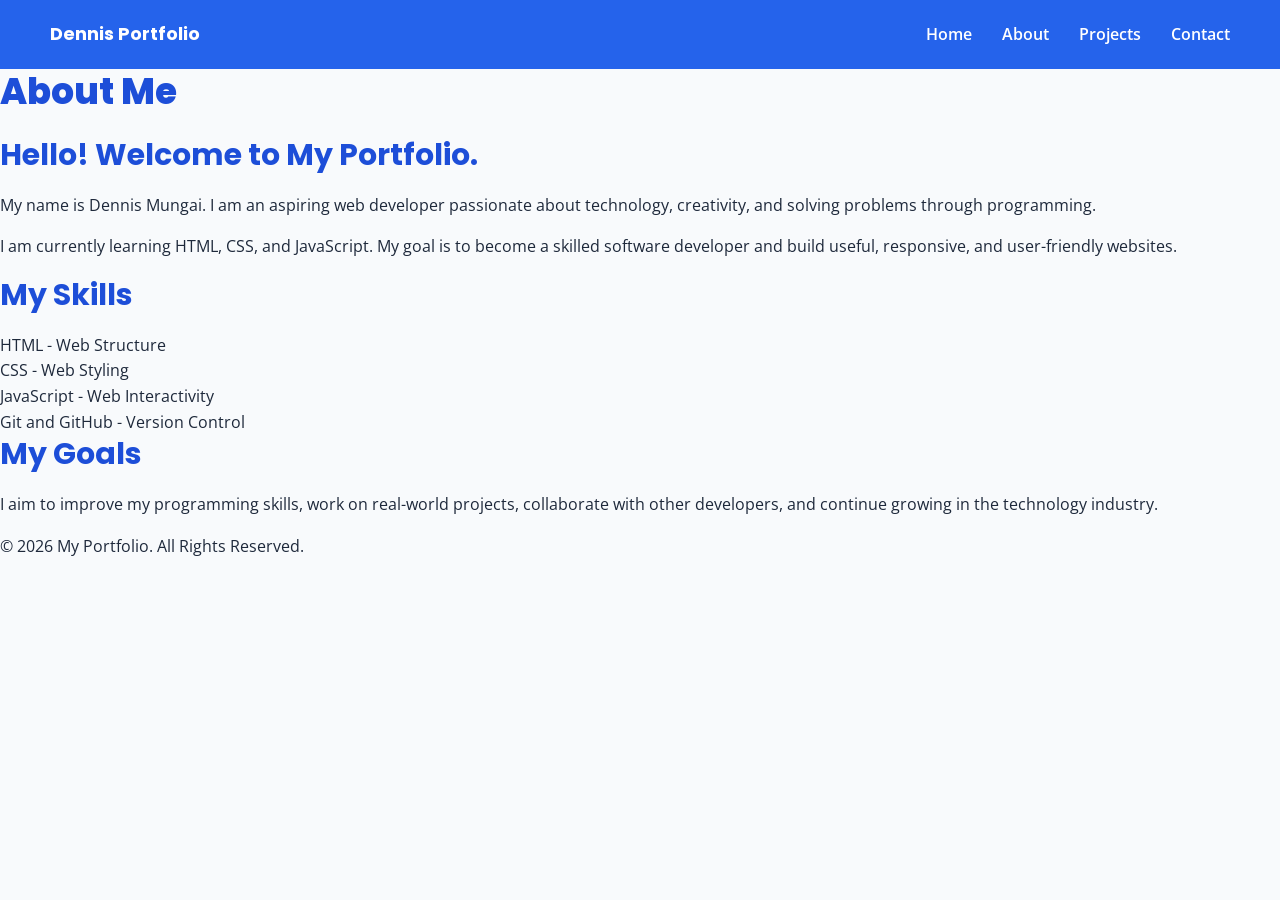
<file: about.html>
<!DOCTYPE html>
<html lang="en">
<head>
    <meta charset="UTF-8">
    <meta name="viewport" content="width=device-width, initial-scale=1.0">

    <title>About Me | My Portfolio</title>

    
    <link rel="stylesheet" href="styles.css">
</head>

<body>

<header class="navbar">

    <a href="index.html" class="logo">Dennis Portfolio</a>

    <input type="checkbox" id="menu-toggle">

    <label for="menu-toggle" class="menu-icon">
        ☰
    </label>

    <nav class="nav-links">
        <a href="index.html">Home</a>
        <a href="about.html">About</a>
        <a href="project.html">Projects</a>
        <a href="contact.html">Contact</a>
    </nav>

</header>

    


    <main>
        <section class="about">
            <h1>About Me</h1>

            <h2>Hello! Welcome to My Portfolio.</h2>

            <p>
                My name is Dennis Mungai. I am an aspiring web developer
                passionate about technology, creativity, and solving
                problems through programming.
            </p>

            <p>
                I am currently learning HTML, CSS, and JavaScript.
                My goal is to become a skilled software developer
                and build useful, responsive, and user-friendly websites.
            </p>

            <h2>My Skills</h2>

            <ul>
                <li>HTML - Web Structure</li>
                <li>CSS - Web Styling</li>
                <li>JavaScript - Web Interactivity</li>
                <li>Git and GitHub - Version Control</li>
            </ul>

            <h2>My Goals</h2>

            <p>
                I aim to improve my programming skills, work on real-world
                projects, collaborate with other developers, and continue
                growing in the technology industry.
            </p>
        </section>
    </main>

    <!-- Footer -->
    <footer>
        <p>&copy; 2026 My Portfolio. All Rights Reserved.</p>
    </footer>

</body>
</html>
</file>
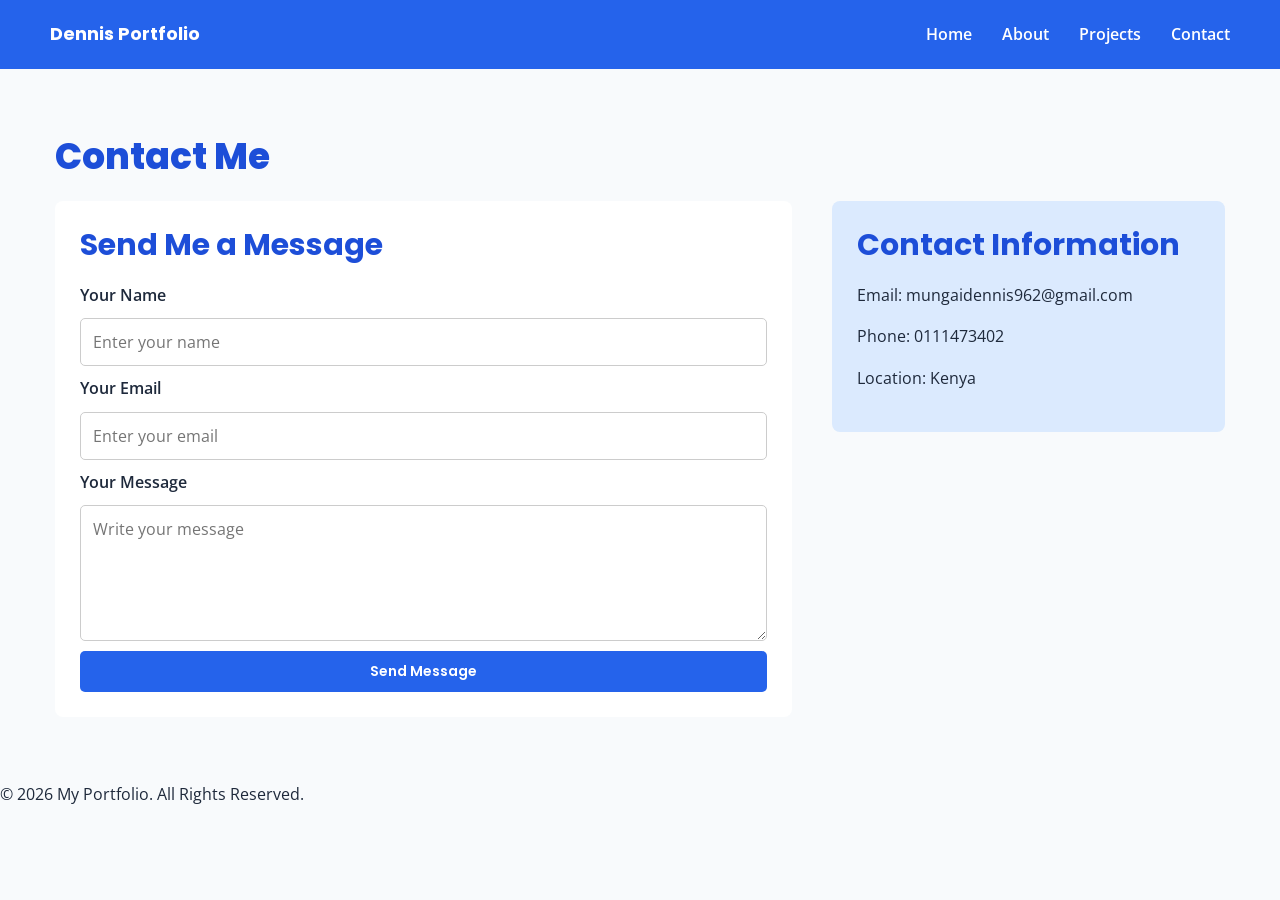
<file: contact.html>
<!DOCTYPE html>
<html lang="en">
<head>
    <meta charset="UTF-8">
    <meta name="viewport" content="width=device-width, initial-scale=1.0">

    <title>Contact Me | My Portfolio</title>

    
    <link rel="stylesheet" href="styles.css">
</head>

<body>

<header class="navbar">

    <a href="index.html" class="logo">Dennis Portfolio</a>

    <input type="checkbox" id="menu-toggle">

    <label for="menu-toggle" class="menu-icon">
        ☰
    </label>

    <nav class="nav-links">
        <a href="index.html">Home</a>
        <a href="about.html">About</a>
        <a href="project.html">Projects</a>
        <a href="contact.html">Contact</a>
    </nav>

</header>

<main class="contact-page">

    <h1>Contact Me</h1>

    <div class="contact-layout">

        <section class="contact-form">
            <h2>Send Me a Message</h2>

            <form action="#" method="post">

                <label for="name">Your Name</label>
                <input type="text" id="name"
                       name="name" placeholder="Enter your name" required>

                <label for="email">Your Email</label>
                <input type="email" id="email"
                       name="email" placeholder="Enter your email" required>

                <label for="message">Your Message</label>
                <textarea id="message" name="message"
                          rows="5" placeholder="Write your message"
                          required></textarea>

                <button type="submit">Send Message</button>

            </form>
        </section>

        <aside class="contact-sidebar">
            <h2>Contact Information</h2>
            <p>Email: mungaidennis962@gmail.com</p>
            <p>Phone: 0111473402</p>
            <p>Location: Kenya</p>
        </aside>

    </div>

</main>

    


    
    
    <footer>
        <p>&copy; 2026 My Portfolio. All Rights Reserved.</p>
    </footer>

</body>
</html>
</file>
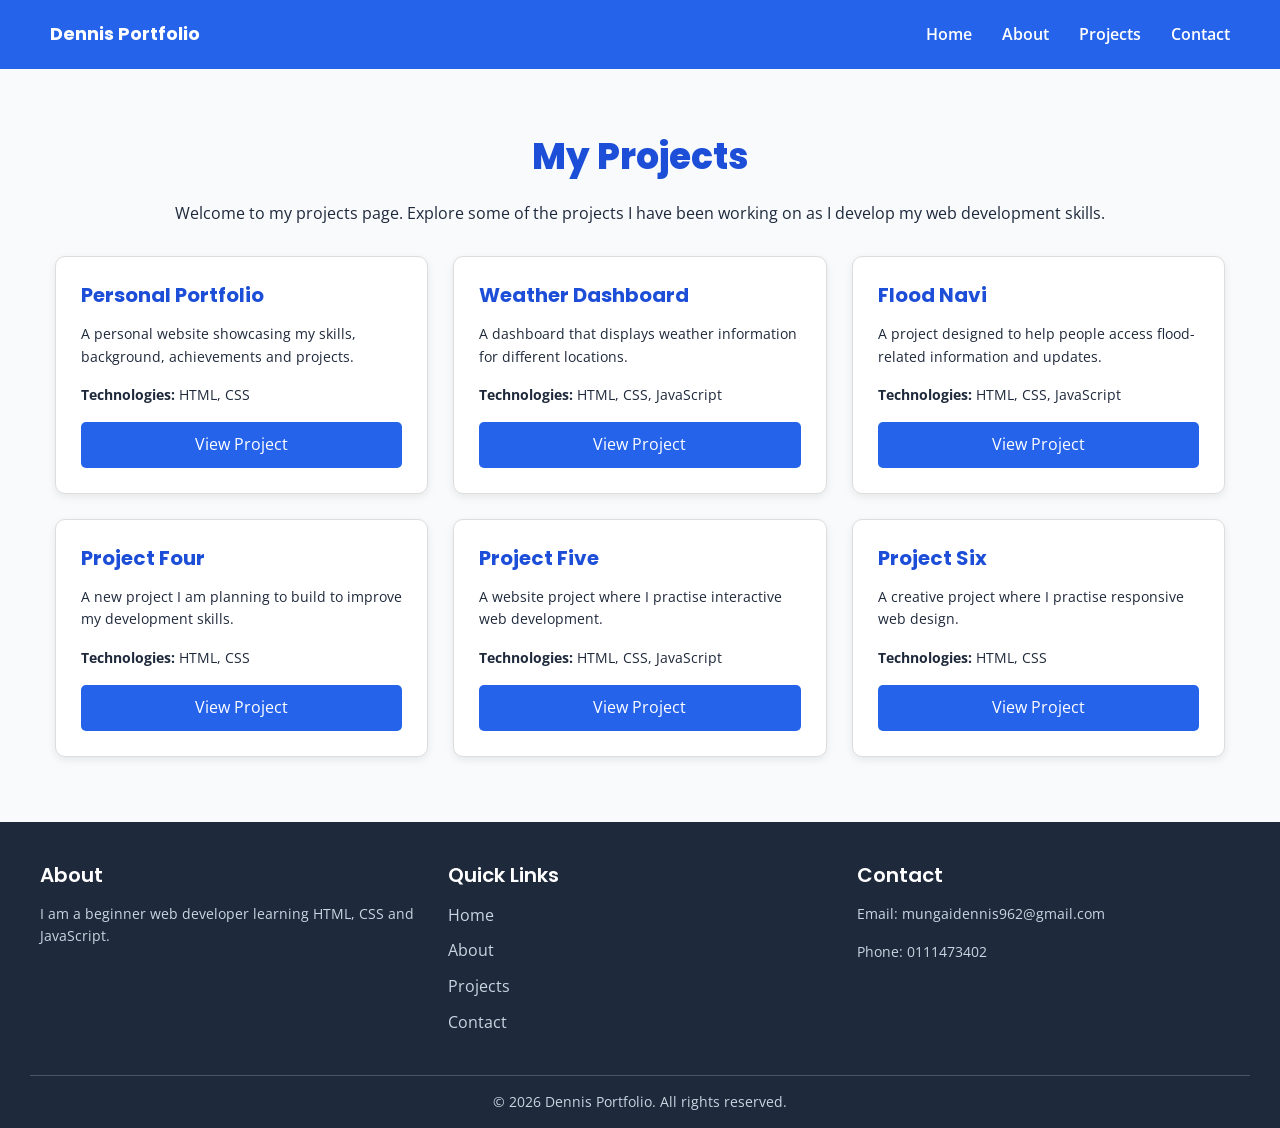
<file: project.html>
<!DOCTYPE html>
<html lang="en">

<head>
    <meta charset="UTF-8">
    <meta name="viewport" content="width=device-width, initial-scale=1.0">

    <title>My Projects | Dennis Portfolio</title>

    
    <link rel="stylesheet" href="styles.css">
</head>

<body>

<header class="navbar">

    <a href="index.html" class="logo">Dennis Portfolio</a>

    <input type="checkbox" id="menu-toggle">

    <label for="menu-toggle" class="menu-icon">
        ☰
    </label>

    <nav class="nav-links">
        <a href="index.html">Home</a>
        <a href="about.html">About</a>
        <a href="project.html">Projects</a>
        <a href="contact.html">Contact</a>
    </nav>

</header>

    


    

    <main class="projects-page">

        <h1>My Projects</h1>

        <p>
            Welcome to my projects page.
            Explore some of the projects I have been working on
            as I develop my web development skills.
        </p>


        <!-- RESPONSIVE PROJECT GRID -->

        <div class="projects-grid">

            <!-- PROJECT 1 -->
            <div class="project-card">

                <h2>Personal Portfolio</h2>

                <p>
                    A personal website showcasing my skills,
                    background, achievements and projects.
                </p>

                <p>
                    <strong>Technologies:</strong>
                    HTML, CSS
                </p>

                <a href="about.html">View Project</a>

            </div>


            <!-- PROJECT 2 -->
            <div class="project-card">

                <h2>Weather Dashboard</h2>

                <p>
                    A dashboard that displays weather information
                    for different locations.
                </p>

                <p>
                    <strong>Technologies:</strong>
                    HTML, CSS, JavaScript
                </p>

                <a href="#">View Project</a>

            </div>


            <!-- PROJECT 3 -->
            <div class="project-card">

                <h2>Flood Navi</h2>

                <p>
                    A project designed to help people access
                    flood-related information and updates.
                </p>

                <p>
                    <strong>Technologies:</strong>
                    HTML, CSS, JavaScript
                </p>

                <a href="#">View Project</a>

            </div>


            <!-- PROJECT 4 -->
            <div class="project-card">

                <h2>Project Four</h2>

                <p>
                    A new project I am planning to build
                    to improve my development skills.
                </p>

                <p>
                    <strong>Technologies:</strong>
                    HTML, CSS
                </p>

                <a href="#">View Project</a>

            </div>


            <!-- PROJECT 5 -->
            <div class="project-card">

                <h2>Project Five</h2>

                <p>
                    A website project where I practise
                    interactive web development.
                </p>

                <p>
                    <strong>Technologies:</strong>
                    HTML, CSS, JavaScript
                </p>

                <a href="#">View Project</a>

            </div>


            <!-- PROJECT 6 -->
            <div class="project-card">

                <h2>Project Six</h2>

                <p>
                    A creative project where I practise
                    responsive web design.
                </p>

                <p>
                    <strong>Technologies:</strong>
                    HTML, CSS
                </p>

                <a href="#">View Project</a>

            </div>

        </div>

    </main>


    <!-- =========================
         FOOTER
    ========================== -->

    <footer class="site-footer">

        <div class="footer-container">

            <!-- ABOUT COLUMN -->
            <div class="footer-column">

                <h3>About</h3>

                <p>
                    I am a beginner web developer learning
                    HTML, CSS and JavaScript.
                </p>

            </div>


            <!-- LINKS COLUMN -->
            <div class="footer-column">

                <h3>Quick Links</h3>

                <a href="index.html">Home</a>
                <a href="about.html">About</a>
                <a href="project.html">Projects</a>
                <a href="contact.html">Contact</a>

            </div>


            <!-- CONTACT COLUMN -->
            <div class="footer-column">

                <h3>Contact</h3>

                <p>Email: mungaidennis962@gmail.com</p>
                <p>Phone: 0111473402</p>

            </div>

        </div>


        <!-- COPYRIGHT -->
        <div class="footer-bottom">

            <p>
                &copy; 2026 Dennis Portfolio.
                All rights reserved.
            </p>

        </div>

    </footer>

</body>
</html>
</file>
<file: styles.css>
/* ==========================================
   DENNIS PORTFOLIO
   


/* ==========================================
   1. GOOGLE FONTS
========================================== */

@import url('https://fonts.googleapis.com/css2?family=Open+Sans:wght@400;500;600;700&family=Poppins:wght@400;500;600;700;800&display=swap');


/* ==========================================
   2. CSS VARIABLES
========================================== */

:root {

    /* COLOR SYSTEM */
    --color-primary: #2563EB;
    --color-secondary: #F59E0B;
    --color-background: #F8FAFC;
    --color-text: #1E293B;
    --color-muted: #64748B;

    --color-primary-light: #DBEAFE;
    --color-primary-dark: #1D4ED8;

    /* TYPOGRAPHY SCALE */
    --font-xs: 0.75rem;
    --font-sm: 0.875rem;
    --font-base: 1rem;
    --font-lg: 1.125rem;
    --font-xl: 1.25rem;
    --font-2xl: 1.5rem;
    --font-3xl: 1.875rem;
    --font-4xl: 2.25rem;
}


/* ==========================================
   3. RESET
========================================== */

* {
    margin: 0;
    padding: 0;
    box-sizing: border-box;
}

html {
    scroll-behavior: smooth;
}

body {
    font-family: 'Open Sans', sans-serif;
    font-size: var(--font-base);
    line-height: 1.6;
    color: var(--color-text);
    background-color: var(--color-background);
    overflow-x: hidden;
}

img {
    display: block;
    max-width: 100%;
    height: auto;
}


/* ==========================================
   4. TYPOGRAPHY
========================================== */

h1, h2, h3, h4, h5, h6 {
    font-family: 'Poppins', sans-serif;
    color: var(--color-primary-dark);
    line-height: 1.3;
}

h1 {
    font-size: var(--font-4xl);
    font-weight: 800;
    margin-bottom: 20px;
}

h2 {
    font-size: var(--font-3xl);
    font-weight: 700;
    margin-bottom: 18px;
}

h3 {
    font-size: var(--font-2xl);
    font-weight: 600;
    margin-bottom: 16px;
}

h4 {
    font-size: var(--font-xl);
    font-weight: 600;
    margin-bottom: 14px;
}

h5 {
    font-size: var(--font-lg);
    font-weight: 500;
}

h6 {
    font-size: var(--font-base);
    font-weight: 500;
}

p {
    font-size: var(--font-base);
    margin-bottom: 16px;
}

small {
    font-size: var(--font-sm);
    color: var(--color-muted);
}


/* ==========================================
   5. LINKS AND BUTTONS
========================================== */

a {
    color: var(--color-primary);
    text-decoration: none;
    transition: 0.3s ease;
}

a:hover {
    color: var(--color-primary-dark);
}

button {
    font-family: 'Poppins', sans-serif;
    font-size: var(--font-sm);
    font-weight: 600;
    padding: 10px 20px;
    background-color: var(--color-primary);
    color: white;
    border: none;
    border-radius: 5px;
    cursor: pointer;
    transition: 0.3s ease;
}

button:hover {
    background-color: var(--color-primary-dark);
}


/* ==========================================
   6. NAVIGATION BAR - MOBILE FIRST
========================================== */

.navbar {
    display: flex;
    align-items: center;
    justify-content: space-between;
    flex-wrap: wrap;
    padding: 15px 20px;
    background-color: var(--color-primary);
}

.logo {
    color: white;
    font-family: 'Poppins', sans-serif;
    font-size: var(--font-lg);
    font-weight: 700;
}

.logo:hover {
    color: white;
}

#menu-toggle {
    position: absolute;
    opacity: 0;
    pointer-events: none;
}

.menu-icon {
    color: white;
    font-size: 28px;
    cursor: pointer;
}

.nav-links {
    display: none;
    flex-direction: column;
    width: 100%;
    gap: 15px;
    padding-top: 15px;
}

.nav-links a {
    color: white;
    font-weight: 600;
}

.nav-links a:hover {
    color: var(--color-secondary);
}

#menu-toggle:checked ~ .nav-links {
    display: flex;
}


/* ==========================================
   7. HOME PAGE HERO
========================================== */

.hero {
    display: flex;
    flex-direction: column;
    gap: 25px;
    padding: 30px 20px;
}

.hero-content {
    width: 100%;
}

.hero-content h1 {
    font-size: var(--font-3xl);
}

.hero-image {
    width: 100%;
}

.hero-image img {
    width: 100%;
    height: 250px;
    object-fit: cover;
    border-radius: 10px;
}

.hero-button {
    display: inline-block;
    background-color: var(--color-primary);
    color: white;
    padding: 12px 20px;
    border-radius: 5px;
}

.hero-button:hover {
    background-color: var(--color-primary-dark);
    color: white;
}


/* ==========================================
   8. ABOUT PAGE
========================================== */

.about-section {
    max-width: 1100px;
    margin: 40px auto;
    padding: 20px;
}

.about-section h1,
.about-section h2 {
    margin-bottom: 20px;
}


/* ==========================================
   9. FLEXBOX CARD ROW
========================================== */

.card-section {
    max-width: 1200px;
    margin: 40px auto;
    padding: 20px;
}

.card-container {
    display: flex;
    justify-content: space-between;
    align-items: stretch;
    flex-wrap: wrap;
    gap: 20px;
}

.flex-card {
    flex: 1 1 250px;
    display: flex;
    flex-direction: column;
    padding: 25px;
    background-color: white;
    border: 1px solid #ddd;
    border-radius: 10px;
    box-shadow: 0 3px 8px rgba(0, 0, 0, 0.08);
}

.flex-card h3 {
    margin-bottom: 15px;
}

.flex-card p {
    margin-bottom: 20px;
}

.card-link {
    display: inline-block;
    margin-top: auto;
    background-color: var(--color-primary);
    color: white;
    padding: 10px 15px;
    border-radius: 5px;
    text-align: center;
}


/* ==========================================
   10. PROJECTS PAGE - CSS GRID
========================================== */

.projects-page {
    max-width: 1200px;
    width: 100%;
    margin: 40px auto;
    padding: 25px 15px;
}

.projects-page > h1,
.projects-page > p {
    text-align: center;
}

.projects-grid {
    display: grid;
    grid-template-columns: 1fr;
    gap: 20px;
    margin-top: 30px;
}

.project-card {
    min-width: 0;
    display: flex;
    flex-direction: column;
    background-color: white;
    padding: 25px;
    border: 1px solid #ddd;
    border-radius: 10px;
    box-shadow: 0 3px 8px rgba(0, 0, 0, 0.08);
}

.project-card h2 {
    font-size: var(--font-xl);
    margin-bottom: 15px;
}

.project-card p {
    font-size: var(--font-sm);
}

.project-card a {
    display: inline-block;
    background-color: var(--color-primary);
    color: white;
    padding: 10px 15px;
    border-radius: 5px;
    text-align: center;
    margin-top: auto;
}

.project-card a:hover,
.card-link:hover {
    background-color: var(--color-primary-dark);
    color: white;
}


/* ==========================================
   11. PHOTO GALLERY - CSS GRID
========================================== */

.gallery-section {
    max-width: 1200px;
    margin: 40px auto;
    padding: 20px;
}

.gallery-section h2 {
    text-align: center;
    margin-bottom: 25px;
}

.photo-gallery {
    display: grid;
    grid-template-columns: 1fr;
    gap: 15px;
}

.photo-gallery img {
    width: 100%;
    height: 250px;
    object-fit: cover;
    border-radius: 8px;
}


/* ==========================================
   12. MAGAZINE GRID LAYOUT
========================================== */

.magazine-layout {
    display: grid;
    grid-template-columns: 1fr;
    grid-template-areas:
        "header"
        "sidebar"
        "content"
        "footer";
    gap: 20px;
    max-width: 1200px;
    margin: 40px auto;
    padding: 20px;
}

.magazine-header {
    grid-area: header;
    background-color: var(--color-primary);
    color: white;
    padding: 30px;
    text-align: center;
}

.magazine-header h1 {
    color: white;
}

.magazine-sidebar {
    grid-area: sidebar;
    background-color: var(--color-primary-light);
    padding: 20px;
}

.magazine-sidebar ul {
    padding-left: 20px;
}

.magazine-sidebar li {
    margin-bottom: 10px;
}

.magazine-content {
    grid-area: content;
    background-color: white;
    padding: 25px;
    border: 1px solid #ddd;
}

.magazine-footer {
    grid-area: footer;
    background-color: var(--color-text);
    color: white;
    text-align: center;
    padding: 20px;
}

.magazine-footer p {
    margin-bottom: 0;
}


/* ==========================================
   13. CONTACT PAGE
========================================== */

.contact-page {
    width: 100%;
    max-width: 1200px;
    margin: 40px auto;
    padding: 25px 15px;
}

.contact-layout {
    display: flex;
    flex-direction: column;
    gap: 25px;
}

.contact-form,
.contact-sidebar {
    width: 100%;
}

.contact-form {
    background-color: white;
    padding: 25px;
    border-radius: 8px;
}

.contact-form form {
    display: flex;
    flex-direction: column;
    gap: 10px;
}

.contact-form label {
    font-weight: 600;
}

.contact-form input,
.contact-form textarea {
    width: 100%;
    padding: 12px;
    border: 1px solid #ccc;
    border-radius: 5px;
    font-family: inherit;
    font-size: var(--font-base);
}

.contact-form textarea {
    resize: vertical;
}

.contact-sidebar {
    background-color: var(--color-primary-light);
    padding: 25px;
    border-radius: 8px;
}


/* ==========================================
   14. FLEXBOX FOOTER
========================================== */

.site-footer {
    background-color: var(--color-text);
    color: white;
    padding: 40px 30px 15px;
}

.footer-container {
    display: flex;
    flex-direction: column;
    gap: 25px;
    max-width: 1200px;
    margin: 0 auto;
}

.footer-column {
    flex: 1 1 200px;
}

.footer-column h3 {
    color: white;
    font-size: var(--font-xl);
    margin-bottom: 15px;
}

.footer-column p {
    color: #CBD5E1;
    font-size: var(--font-sm);
}

.footer-column a {
    display: block;
    color: #CBD5E1;
    margin-bottom: 10px;
}

.footer-column a:hover {
    color: var(--color-secondary);
}

.footer-bottom {
    text-align: center;
    border-top: 1px solid #475569;
    margin-top: 30px;
    padding-top: 15px;
}

.footer-bottom p {
    margin-bottom: 0;
    font-size: var(--font-sm);
    color: #CBD5E1;
}


/* ==========================================
   15. TABLET - 768px AND ABOVE
========================================== */

@media (min-width: 768px) {

    /* Navigation */
    .menu-icon {
        display: none;
    }

    .nav-links {
        display: flex;
        flex-direction: row;
        width: auto;
        padding-top: 0;
        gap: 20px;
    }

    /* Home */
    .hero {
        flex-direction: row;
        align-items: center;
        padding: 50px 30px;
    }

    .hero-content,
    .hero-image {
        flex: 1;
    }

    /* Projects */
    .projects-grid {
        grid-template-columns: repeat(2, 1fr);
    }

    /* Gallery */
    .photo-gallery {
        grid-template-columns: repeat(2, 1fr);
    }

    /* Contact */
    .contact-layout {
        flex-direction: row;
        align-items: flex-start;
    }

    .contact-form {
        flex: 2;
    }

    .contact-sidebar {
        flex: 1;
    }

    /* Footer */
    .footer-container {
        flex-direction: row;
    }

    /* Magazine */
    .magazine-layout {
        grid-template-columns: 250px 1fr;
        grid-template-areas:
            "header header"
            "sidebar content"
            "footer footer";
    }

}


/* ==========================================
   16. DESKTOP - 1024px AND ABOVE
========================================== */

@media (min-width: 1024px) {

    .navbar {
        padding: 20px 50px;
    }

    .nav-links {
        gap: 30px;
    }

    .hero {
        max-width: 1200px;
        margin: 0 auto;
        padding: 70px 30px;
        gap: 50px;
    }

    .hero-content h1 {
        font-size: var(--font-4xl);
    }

    .hero-image img {
        height: 400px;
    }

    /* Projects - 3 columns */
    .projects-grid {
        grid-template-columns: repeat(3, 1fr);
        gap: 25px;
    }

    /* Gallery - 3 columns */
    .photo-gallery {
        grid-template-columns: repeat(3, 1fr);
    }

    .projects-page,
    .contact-page {
        max-width: 1200px;
    }

    .contact-layout {
        gap: 40px;
    }

}


/* ==========================================
   17. LARGE DESKTOP - 1280px AND ABOVE
========================================== */

@media (min-width: 1280px) {

    .navbar {
        padding-left: max(50px, calc((100% - 1200px) / 2));
        padding-right: max(50px, calc((100% - 1200px) / 2));
    }

    .hero {
        padding-top: 90px;
        padding-bottom: 90px;
    }

    .projects-page,
    .contact-page,
    .gallery-section,
    .magazine-layout {
        max-width: 1200px;
    }

}
/* =================================
   TASK 4.4: POLISH & REFINEMENT
================================= */

/* Buttons */
.button:hover,
.hero-button:hover,
.contact-form button:hover {
    transform: translateY(-2px);
    box-shadow: 0 4px 6px rgba(0, 0, 0, 0.1);
    transition: all 0.3s ease;
}

/* Links */
a:hover {
    color: var(--color-primary);
}

/* Project cards */
.project-card:hover,
.flex-card:hover {
    box-shadow: 0 10px 20px rgba(0, 0, 0, 0.1);
    transform: translateY(-3px);
    transition: all 0.3s ease;
}

/* Smooth transitions */
.button,
.hero-button,
.contact-form button,
.project-card,
.flex-card {
    transition: all 0.3s ease;
}
/* Smooth transitions */
.button,
.hero-button,
.contact-form button,
.project-card,
.flex-card,
a {
    transition: all 0.3s ease;
}
/* Focus States - Accessibility */
a:focus,
button:focus {
    outline: 2px solid var(--color-primary);
    outline-offset: 2px;
}
</file>
